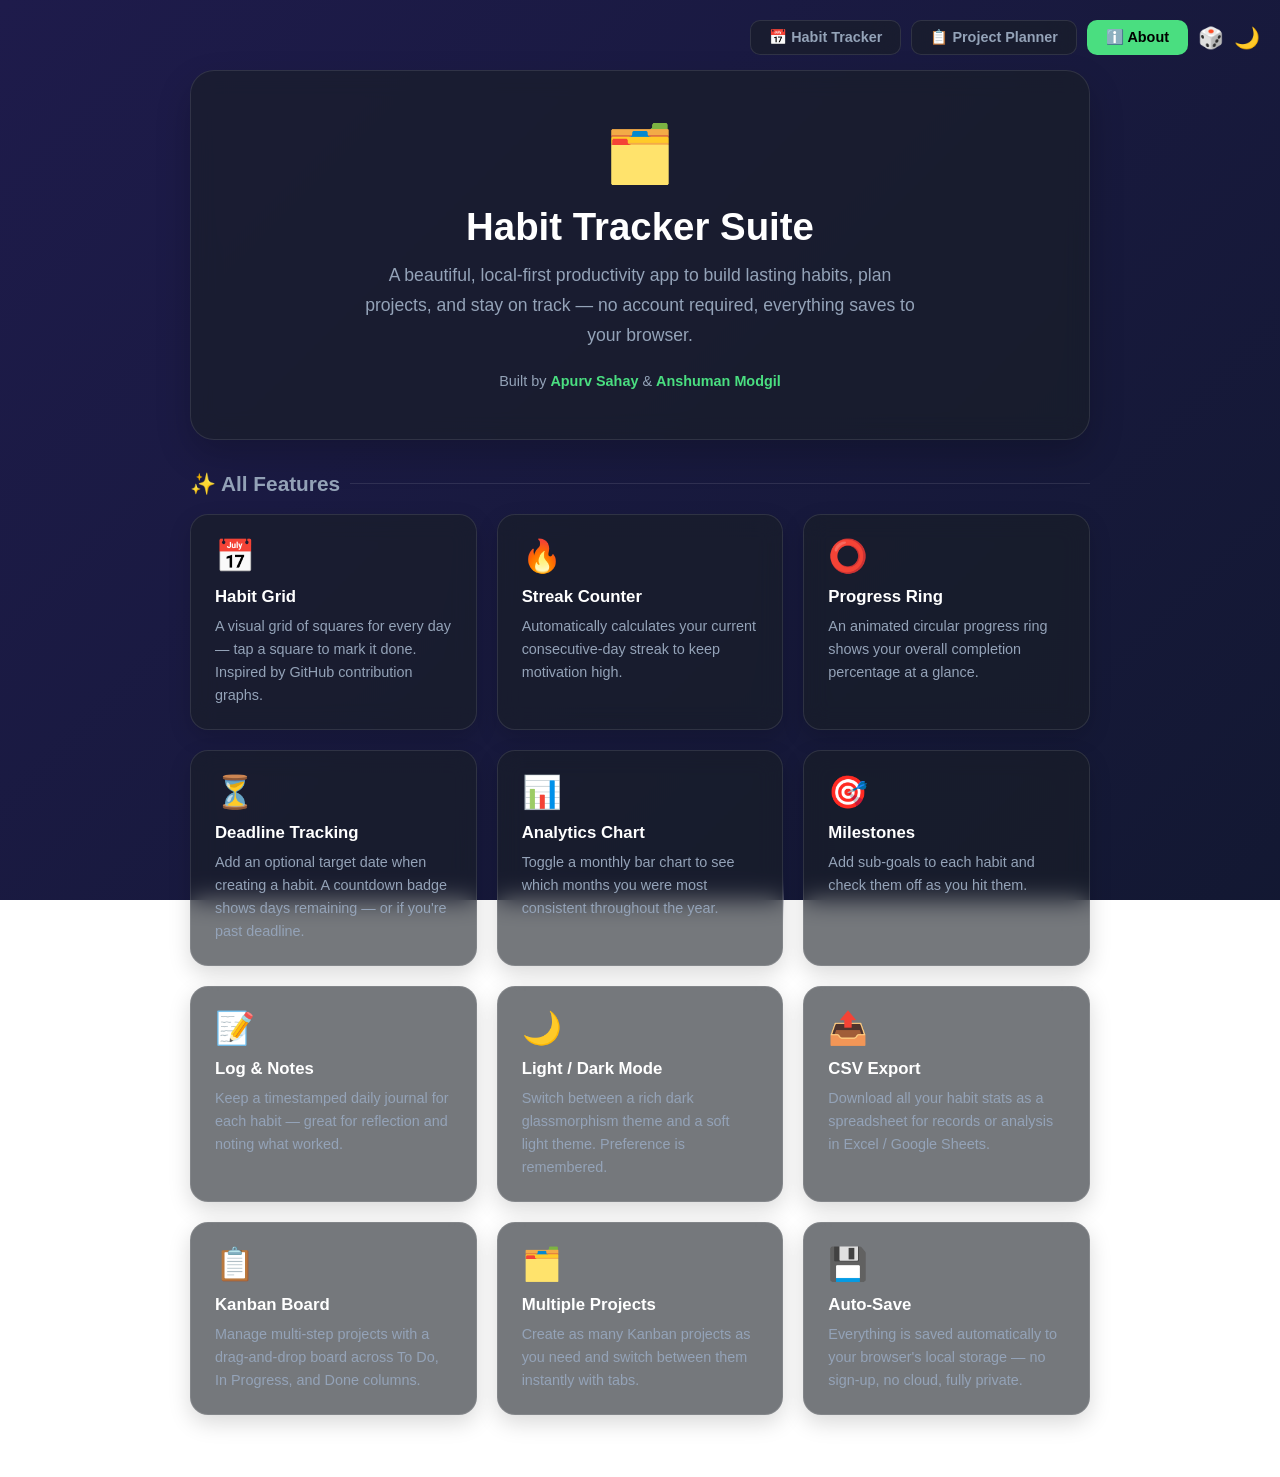
<file: about.html>
<!DOCTYPE html>
<html lang="en">
<head>
    <meta charset="UTF-8">
    <meta name="viewport" content="width=device-width, initial-scale=1.0">
    <title>About – Habit Tracker Suite</title>
    <link rel="stylesheet" href="style.css">
    <style>
        .app-wrapper { max-width: 900px; margin: 40px auto 0; }

        .hero {
            background: var(--card-bg);
            backdrop-filter: blur(12px);
            -webkit-backdrop-filter: blur(12px);
            border: 1px solid var(--card-border);
            border-radius: 24px;
            padding: 50px 40px;
            text-align: center;
            margin-bottom: 32px;
            box-shadow: 0 15px 35px rgba(0,0,0,0.2);
        }
        .hero-icon { font-size: 3.5rem; margin-bottom: 18px; display: block; }
        .hero h1   { margin: 0 0 12px; font-size: 2.4rem; font-weight: 800; }
        .hero p    { margin: 0 auto; color: var(--text-secondary); font-size: 1.1rem; max-width: 560px; line-height: 1.7; }
        .hero-authors { margin-top: 22px; font-size: 0.9rem; color: var(--text-secondary); }
        .hero-authors strong { color: var(--accent-color); }

        .section-title {
            font-size: 1.3rem; font-weight: 800; margin: 0 0 18px;
            display: flex; align-items: center; gap: 10px;
        }
        .section-title::after { content: ''; flex: 1; height: 1px; background: var(--card-border); }

        .glass-card {
            background: var(--card-bg);
            backdrop-filter: blur(12px);
            -webkit-backdrop-filter: blur(12px);
            border: 1px solid var(--card-border);
            border-radius: 20px;
            padding: 28px 32px;
            box-shadow: 0 10px 30px rgba(0,0,0,0.18);
            margin-bottom: 28px;
            transition: transform 0.2s;
        }
        .glass-card:hover { transform: translateY(-2px); }

        .feature-grid {
            display: grid;
            grid-template-columns: repeat(auto-fill, minmax(240px, 1fr));
            gap: 20px;
            margin-bottom: 32px;
        }
        .feature-tile {
            background: var(--card-bg);
            backdrop-filter: blur(12px);
            -webkit-backdrop-filter: blur(12px);
            border: 1px solid var(--card-border);
            border-radius: 18px;
            padding: 22px 24px;
            box-shadow: 0 8px 22px rgba(0,0,0,0.15);
            transition: transform 0.2s, box-shadow 0.2s;
        }
        .feature-tile:hover { transform: translateY(-3px); box-shadow: 0 14px 30px rgba(0,0,0,0.25); }
        .feature-tile .tile-icon { font-size: 2rem; margin-bottom: 12px; display: block; }
        .feature-tile h3 { margin: 0 0 8px; font-size: 1.05rem; font-weight: 700; }
        .feature-tile p  { margin: 0; color: var(--text-secondary); font-size: 0.9rem; line-height: 1.6; }

        .steps { list-style: none; padding: 0; margin: 0; }
        .steps li {
            display: flex; gap: 18px; align-items: flex-start;
            padding: 14px 0; border-bottom: 1px solid var(--card-border);
        }
        .steps li:last-child { border-bottom: none; }
        .step-num {
            background: var(--accent-color); color: #000;
            width: 30px; height: 30px; border-radius: 50%;
            font-weight: 800; font-size: 0.9rem;
            display: flex; align-items: center; justify-content: center;
            flex-shrink: 0; margin-top: 1px;
        }
        .step-body h4 { margin: 0 0 5px; font-size: 1rem; font-weight: 700; }
        .step-body p  { margin: 0; color: var(--text-secondary); font-size: 0.9rem; line-height: 1.6; }

        .tips-row { display: flex; flex-wrap: wrap; gap: 10px; }
        .tip-pill {
            background: var(--empty-square); border: 1px solid var(--card-border);
            border-radius: 50px; padding: 8px 18px;
            font-size: 0.88rem; color: var(--text-secondary);
        }
        .tip-pill span { color: var(--accent-color); font-weight: 700; }

        .faq-item { border-bottom: 1px solid var(--card-border); }
        .faq-item:last-child { border-bottom: none; }
        .faq-question {
            width: 100%; background: transparent; border: none;
            color: var(--text-primary); font-size: 0.97rem; font-weight: 600;
            padding: 16px 0; display: flex; justify-content: space-between;
            align-items: center; cursor: pointer; font-family: inherit;
        }
        .faq-question .arrow { color: var(--text-secondary); transition: transform 0.25s; }
        .faq-item.open .faq-question .arrow { transform: rotate(90deg); }
        .faq-answer {
            max-height: 0; overflow: hidden;
            transition: max-height 0.3s ease, padding 0.2s;
            color: var(--text-secondary); font-size: 0.9rem; line-height: 1.7;
        }
        .faq-item.open .faq-answer { max-height: 400px; padding-bottom: 16px; }
    </style>
</head>
<body>

    <nav class="nav-bar">
        <a href="index.html"  class="nav-link">📅 Habit Tracker</a>
        <a href="kanban.html" class="nav-link">📋 Project Planner</a>
        <a href="about.html"  class="nav-link active">ℹ️ About</a>
        <button id="randomize-theme-btn" class="icon-btn" title="Randomize Accent" style="font-size: 1.3rem;">🎲</button>
        <button id="theme-toggle" class="icon-btn" title="Toggle Theme" style="font-size:1.3rem;">☀️</button>
    </nav>

    <div class="app-wrapper">
        <div class="hero">
            <span class="hero-icon">🗂️</span>
            <h1>Habit Tracker Suite</h1>
            <p>A beautiful, local-first productivity app to build lasting habits, plan projects, and stay on track — no account required, everything saves to your browser.</p>
            <div class="hero-authors">Built by <strong>Apurv Sahay</strong> &amp; <strong>Anshuman Modgil</strong></div>
        </div>

        <p class="section-title">✨ All Features</p>
        <div class="feature-grid">
            <div class="feature-tile"><span class="tile-icon">📅</span><h3>Habit Grid</h3><p>A visual grid of squares for every day — tap a square to mark it done. Inspired by GitHub contribution graphs.</p></div>
            <div class="feature-tile"><span class="tile-icon">🔥</span><h3>Streak Counter</h3><p>Automatically calculates your current consecutive-day streak to keep motivation high.</p></div>
            <div class="feature-tile"><span class="tile-icon">⭕</span><h3>Progress Ring</h3><p>An animated circular progress ring shows your overall completion percentage at a glance.</p></div>
            <div class="feature-tile"><span class="tile-icon">⏳</span><h3>Deadline Tracking</h3><p>Add an optional target date when creating a habit. A countdown badge shows days remaining — or if you're past deadline.</p></div>
            <div class="feature-tile"><span class="tile-icon">📊</span><h3>Analytics Chart</h3><p>Toggle a monthly bar chart to see which months you were most consistent throughout the year.</p></div>
            <div class="feature-tile"><span class="tile-icon">🎯</span><h3>Milestones</h3><p>Add sub-goals to each habit and check them off as you hit them.</p></div>
            <div class="feature-tile"><span class="tile-icon">📝</span><h3>Log & Notes</h3><p>Keep a timestamped daily journal for each habit — great for reflection and noting what worked.</p></div>
            <div class="feature-tile"><span class="tile-icon">🌙</span><h3>Light / Dark Mode</h3><p>Switch between a rich dark glassmorphism theme and a soft light theme. Preference is remembered.</p></div>
            <div class="feature-tile"><span class="tile-icon">📤</span><h3>CSV Export</h3><p>Download all your habit stats as a spreadsheet for records or analysis in Excel / Google Sheets.</p></div>
            <div class="feature-tile"><span class="tile-icon">📋</span><h3>Kanban Board</h3><p>Manage multi-step projects with a drag-and-drop board across To Do, In Progress, and Done columns.</p></div>
            <div class="feature-tile"><span class="tile-icon">🗂️</span><h3>Multiple Projects</h3><p>Create as many Kanban projects as you need and switch between them instantly with tabs.</p></div>
            <div class="feature-tile"><span class="tile-icon">💾</span><h3>Auto-Save</h3><p>Everything is saved automatically to your browser's local storage — no sign-up, no cloud, fully private.</p></div>
        </div>

        </div>

    <script>
    const themeToggle = document.getElementById('theme-toggle');
    const randomizeBtn = document.getElementById('randomize-theme-btn');

    function applyTheme() {
        const savedTheme = localStorage.getItem('habitAppTheme') || 'dark';
        document.body.classList.remove('light-theme', 'clause-theme');

        if (savedTheme === 'light') {
            document.body.classList.add('light-theme');
            themeToggle.textContent = '🤖';
        } else if (savedTheme === 'clause') {
            document.body.classList.add('clause-theme');
            themeToggle.textContent = '☀️';
        } else { // dark
            themeToggle.textContent = '🌙';
        }
    }
    function applyAccentColor() {
        const savedAccent = localStorage.getItem('habitAppAccentColor');
        if (savedAccent) document.documentElement.style.setProperty('--accent-color', savedAccent);
    }
    applyTheme();
    applyAccentColor();

    themeToggle.addEventListener('click', () => {
        const current = localStorage.getItem('habitAppTheme') || 'dark';
        const next = current === 'dark' ? 'light' : current === 'light' ? 'clause' : 'dark';
        localStorage.setItem('habitAppTheme', next);
        applyTheme();
    });
    randomizeBtn.addEventListener('click', () => {
        const newAccent = `hsl(${Math.floor(Math.random() * 360)}, ${70 + Math.floor(Math.random() * 20)}%, ${55 + Math.floor(Math.random() * 10)}%)`;
        document.documentElement.style.setProperty('--accent-color', newAccent);
        localStorage.setItem('habitAppAccentColor', newAccent);
    });
    </script>
</body>
</html>
</file>
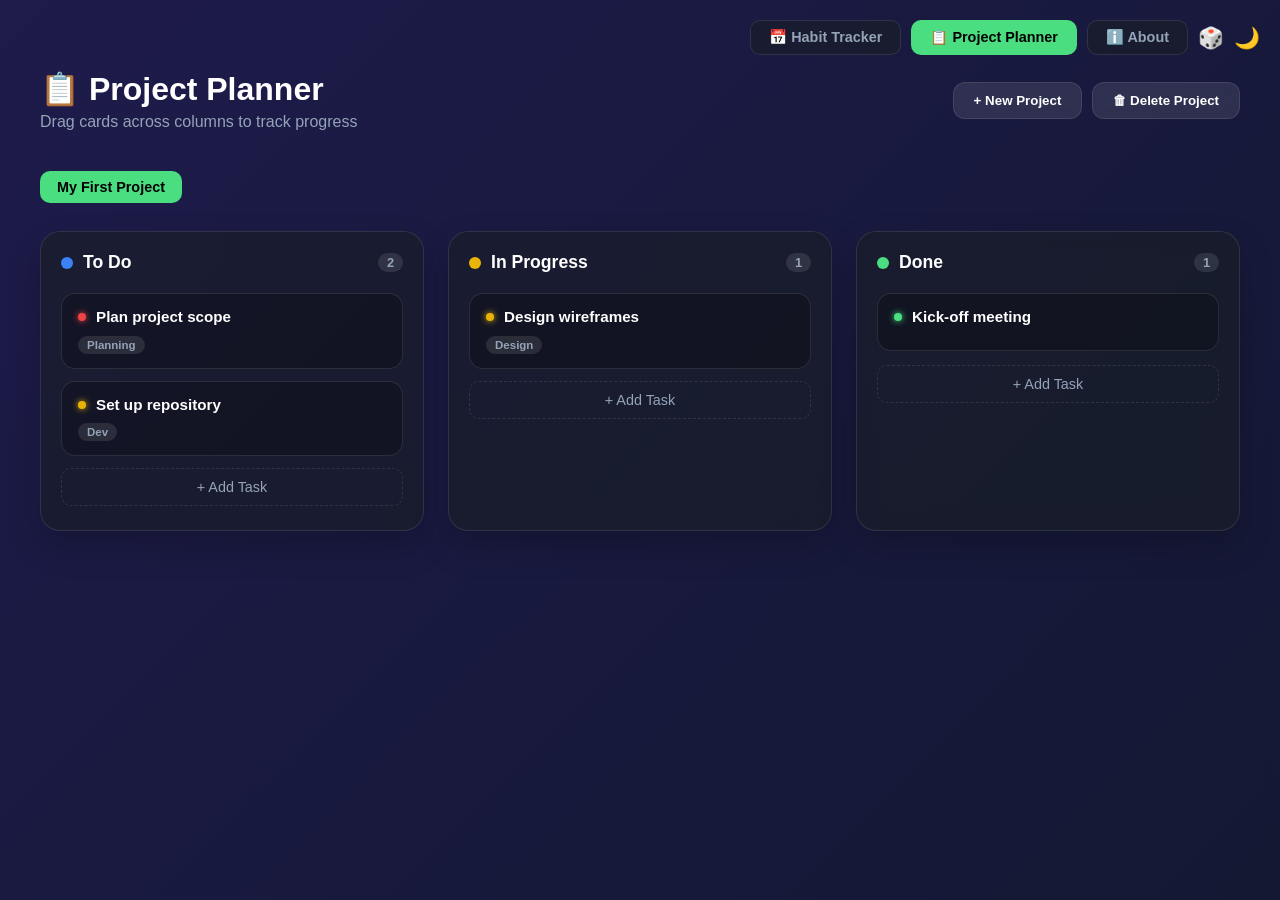
<file: kanban.html>
<!DOCTYPE html>
<html lang="en">
<head>
    <meta charset="UTF-8">
    <meta name="viewport" content="width=device-width, initial-scale=1.0">
    <title>Project Planner – Kanban</title>
    
    <link rel="stylesheet" href="style.css">
    
    <style>
        /* ── Kanban Specific Variables ── */
        :root {
            --col-todo:       rgba(59,  130, 246, 0.18);
            --col-inprogress: rgba(234, 179,   8, 0.18);
            --col-done:       rgba( 74, 222, 128, 0.18);
            --col-todo-accent:       #3b82f6;
            --col-inprogress-accent: #eab308;
            --col-done-accent:       #4ade80;
        }
        body.light-theme {
            --col-todo:       rgba(59,  130, 246, 0.12);
            --col-inprogress: rgba(234, 179,   8, 0.12);
            --col-done:       rgba( 74, 222, 128, 0.12);
        }

        /* ── App wrapper (Wider for Kanban) ── */
        .app-wrapper { max-width: 1200px; margin: 40px auto 0; }

        .app-header {
            display: flex; justify-content: space-between;
            align-items: center; margin-bottom: 40px; flex-wrap: wrap; gap: 15px;
        }
        .app-header h1 { margin: 0; font-size: 2rem; font-weight: 800; }
        .app-header p  { margin: 5px 0 0; color: var(--text-secondary); font-size: 1rem; }
        .header-controls { display: flex; align-items: center; gap: 10px; flex-wrap: wrap; }

        /* ── Board ── */
        .board {
            display: grid;
            grid-template-columns: repeat(3, 1fr);
            gap: 24px;
            align-items: start;
        }
        @media (max-width: 760px) { .board { grid-template-columns: 1fr; } }

        .column {
            background: var(--card-bg);
            backdrop-filter: blur(12px);
            -webkit-backdrop-filter: blur(12px);
            border: 1px solid var(--card-border);
            border-radius: 20px;
            padding: 20px;
            box-shadow: 0 15px 35px rgba(0,0,0,0.2);
            min-height: 300px;
            transition: background 0.3s;
        }
        .column-header {
            display: flex; align-items: center; gap: 10px;
            margin-bottom: 20px;
        }
        .col-dot {
            width: 12px; height: 12px; border-radius: 50%; flex-shrink: 0;
        }
        .column[data-col="todo"]        .col-dot { background: var(--col-todo-accent); }
        .column[data-col="inprogress"]  .col-dot { background: var(--col-inprogress-accent); }
        .column[data-col="done"]        .col-dot { background: var(--col-done-accent); }

        .column-title { font-weight: 700; font-size: 1.1rem; flex: 1; }
        .col-count {
            background: var(--empty-square); color: var(--text-secondary);
            font-size: 0.8rem; font-weight: 700;
            padding: 2px 9px; border-radius: 20px;
        }

        /* ── Cards ── */
        .task-list { min-height: 60px; }

        .task-card {
            background: rgba(0,0,0,0.25);
            border: 1px solid var(--card-border);
            border-radius: 14px;
            padding: 14px 16px;
            margin-bottom: 12px;
            cursor: grab;
            transition: transform 0.15s, box-shadow 0.15s, opacity 0.15s;
            position: relative;
        }
        body.light-theme .task-card { background: rgba(255,255,255,0.55); }
        .task-card:hover { transform: translateY(-2px); box-shadow: 0 8px 24px rgba(0,0,0,0.3); }
        .task-card.dragging { opacity: 0.45; cursor: grabbing; transform: scale(0.97); }

        .task-card-header { display: flex; align-items: flex-start; gap: 10px; }

        .task-priority {
            width: 8px; height: 8px; border-radius: 50%;
            margin-top: 5px; flex-shrink: 0;
        }
        .p-high   { background: #ef4444; box-shadow: 0 0 6px #ef4444; }
        .p-medium { background: #eab308; box-shadow: 0 0 6px #eab308; }
        .p-low    { background: #4ade80; box-shadow: 0 0 6px #4ade80; }

        .task-title { font-weight: 600; font-size: 0.95rem; flex: 1; word-break: break-word; }
        .task-delete-btn {
            background: transparent; border: none;
            color: var(--text-secondary); font-size: 1.1rem;
            cursor: pointer; padding: 0; line-height: 1;
            opacity: 0; transition: opacity 0.2s, color 0.2s;
        }
        .task-card:hover .task-delete-btn { opacity: 1; }
        .task-delete-btn:hover { color: #ef4444; }

        .task-meta { margin-top: 10px; display: flex; flex-wrap: wrap; gap: 7px; }
        .task-tag {
            background: var(--empty-square); color: var(--text-secondary);
            font-size: 0.72rem; font-weight: 600;
            padding: 3px 9px; border-radius: 20px;
        }
        .task-due {
            font-size: 0.72rem; color: var(--text-secondary);
            margin-top: 8px; display: flex; align-items: center; gap: 5px;
        }
        .task-due.overdue { color: #ef4444; }

        /* Drop target glow */
        .column.drag-over {
            box-shadow: 0 0 0 2px var(--accent-color), 0 15px 35px rgba(0,0,0,0.2);
        }

        /* ── Add-task area ── */
        .add-task-form { margin-top: 12px; }
        .add-task-btn {
            width: 100%; background: transparent;
            border: 1px dashed var(--card-border);
            color: var(--text-secondary); padding: 10px;
            border-radius: 10px; cursor: pointer; font-size: 0.9rem;
            transition: background 0.2s, color 0.2s;
        }
        .add-task-btn:hover { background: var(--empty-square); color: var(--text-primary); }

        .task-form-inputs { display: none; flex-direction: column; gap: 8px; margin-top: 8px; }
        .task-form-inputs.open { display: flex; }

        .task-form-inputs input,
        .task-form-inputs select {
            background: rgba(0,0,0,0.2); border: 1px solid var(--card-border);
            color: var(--text-primary); padding: 9px 12px;
            border-radius: 9px; font-size: 0.9rem; font-family: inherit;
        }
        body.light-theme .task-form-inputs input,
        body.light-theme .task-form-inputs select { background: rgba(255,255,255,0.55); }
        .task-form-inputs input:focus,
        .task-form-inputs select:focus { outline: 1px solid var(--accent-color); border-color: transparent; }
        .task-form-inputs select option { background: #1a1f35; color: #fff; }

        .form-row { display: flex; gap: 8px; }
        .form-row input, .form-row select { flex: 1; }

        .form-actions { display: flex; gap: 8px; }
        .form-confirm-btn {
            background: var(--accent-color); color: #000; border: none;
            padding: 8px 16px; border-radius: 9px; font-weight: 700;
            cursor: pointer; flex: 1;
        }
        .form-cancel-btn {
            background: var(--empty-square); border: 1px solid var(--card-border);
            color: var(--text-primary); padding: 8px 14px;
            border-radius: 9px; cursor: pointer;
        }

        /* ── Project switcher ── */
        .project-bar {
            display: flex; align-items: center; gap: 10px;
            margin-bottom: 28px; flex-wrap: wrap;
        }
        .project-tab {
            background: var(--empty-square); border: 1px solid var(--card-border);
            color: var(--text-secondary); padding: 7px 16px; border-radius: 10px;
            cursor: pointer; font-size: 0.9rem; font-weight: 600;
            transition: background 0.2s, color 0.2s; white-space: nowrap;
        }
        .project-tab.active { background: var(--accent-color); color: #000; border-color: transparent; }
        .project-tab:hover:not(.active) { background: var(--card-bg); color: var(--text-primary); }

        /* ── Empty state ── */
        .empty-board {
            grid-column: 1/-1; text-align: center;
            color: var(--text-secondary); padding: 60px 20px;
        }
        .empty-board p { font-size: 1.1rem; margin: 8px 0 0; }
    </style>
</head>
<body>

    <nav class="nav-bar">
        <a href="index.html" class="nav-link">📅 Habit Tracker</a>
        <a href="kanban.html" class="nav-link active">📋 Project Planner</a>
        <a href="about.html" class="nav-link">ℹ️ About</a>
        <button id="randomize-theme-btn" class="icon-btn" title="Randomize Accent" style="font-size: 1.3rem;">🎲</button>
        <button id="theme-toggle" class="icon-btn" title="Toggle Theme" style="font-size:1.3rem;">☀️</button>
    </nav>

    <div class="app-wrapper">
        <header class="app-header">
            <div>
                <h1>📋 Project Planner</h1>
                <p>Drag cards across columns to track progress</p>
            </div>
            <div class="header-controls">
                <button id="new-project-btn" class="secondary-btn">+ New Project</button>
                <button id="delete-project-btn" class="secondary-btn">🗑 Delete Project</button>
            </div>
        </header>

        <div class="project-bar" id="project-bar">
            </div>

        <div class="board" id="board">
            <div class="column" data-col="todo">
                <div class="column-header">
                    <span class="col-dot"></span>
                    <span class="column-title">To Do</span>
                    <span class="col-count" id="count-todo">0</span>
                </div>
                <div class="task-list" id="list-todo"></div>
                <div class="add-task-form" data-col="todo">
                    <button class="add-task-btn">+ Add Task</button>
                    <div class="task-form-inputs">
                        <input type="text" class="task-title-input" placeholder="Task title…">
                        <div class="form-row">
                            <select class="task-priority-input">
                                <option value="medium">🟡 Medium</option>
                                <option value="high">🔴 High</option>
                                <option value="low">🟢 Low</option>
                            </select>
                            <input type="date" class="task-due-input">
                        </div>
                        <input type="text" class="task-tag-input" placeholder="Tag (optional, e.g. Design)">
                        <div class="form-actions">
                            <button class="form-confirm-btn">Add</button>
                            <button class="form-cancel-btn">✕</button>
                        </div>
                    </div>
                </div>
            </div>

            <div class="column" data-col="inprogress">
                <div class="column-header">
                    <span class="col-dot"></span>
                    <span class="column-title">In Progress</span>
                    <span class="col-count" id="count-inprogress">0</span>
                </div>
                <div class="task-list" id="list-inprogress"></div>
                <div class="add-task-form" data-col="inprogress">
                    <button class="add-task-btn">+ Add Task</button>
                    <div class="task-form-inputs">
                        <input type="text" class="task-title-input" placeholder="Task title…">
                        <div class="form-row">
                            <select class="task-priority-input">
                                <option value="medium">🟡 Medium</option>
                                <option value="high">🔴 High</option>
                                <option value="low">🟢 Low</option>
                            </select>
                            <input type="date" class="task-due-input">
                        </div>
                        <input type="text" class="task-tag-input" placeholder="Tag (optional, e.g. Design)">
                        <div class="form-actions">
                            <button class="form-confirm-btn">Add</button>
                            <button class="form-cancel-btn">✕</button>
                        </div>
                    </div>
                </div>
            </div>

            <div class="column" data-col="done">
                <div class="column-header">
                    <span class="col-dot"></span>
                    <span class="column-title">Done</span>
                    <span class="col-count" id="count-done">0</span>
                </div>
                <div class="task-list" id="list-done"></div>
                <div class="add-task-form" data-col="done">
                    <button class="add-task-btn">+ Add Task</button>
                    <div class="task-form-inputs">
                        <input type="text" class="task-title-input" placeholder="Task title…">
                        <div class="form-row">
                            <select class="task-priority-input">
                                <option value="medium">🟡 Medium</option>
                                <option value="high">🔴 High</option>
                                <option value="low">🟢 Low</option>
                            </select>
                            <input type="date" class="task-due-input">
                        </div>
                        <input type="text" class="task-tag-input" placeholder="Tag (optional, e.g. Design)">
                        <div class="form-actions">
                            <button class="form-confirm-btn">Add</button>
                            <button class="form-cancel-btn">✕</button>
                        </div>
                    </div>
                </div>
            </div>
        </div>
    </div>

    <div id="project-modal" class="modal hidden">
        <div class="modal-content">
            <h3>Create a New Project</h3>
            <label for="proj-name-input">Project Name:</label>
            <input type="text" id="proj-name-input" placeholder="e.g., Website Redesign">
            <div class="modal-actions">
                <button id="cancel-proj" class="secondary-btn">Cancel</button>
                <button id="confirm-proj" class="primary-btn">Create</button>
            </div>
        </div>
    </div>

    <script>
    const themeToggle = document.getElementById('theme-toggle');
    const randomizeBtn = document.getElementById('randomize-theme-btn');

    function applyTheme() {
        const savedTheme = localStorage.getItem('habitAppTheme') || 'dark';
        document.body.classList.remove('light-theme', 'clause-theme');

        if (savedTheme === 'light') {
            document.body.classList.add('light-theme');
            themeToggle.textContent = '🤖';
        } else if (savedTheme === 'clause') {
            document.body.classList.add('clause-theme');
            themeToggle.textContent = '☀️';
        } else { // dark
            themeToggle.textContent = '🌙';
        }
    }
    function applyAccentColor() {
        const savedAccent = localStorage.getItem('habitAppAccentColor');
        if (savedAccent) document.documentElement.style.setProperty('--accent-color', savedAccent);
    }
    applyTheme();
    applyAccentColor();

    themeToggle.addEventListener('click', () => {
        const current = localStorage.getItem('habitAppTheme') || 'dark';
        const next = current === 'dark' ? 'light' : current === 'light' ? 'clause' : 'dark';
        localStorage.setItem('habitAppTheme', next);
        applyTheme();
    });
    randomizeBtn.addEventListener('click', () => {
        const newAccent = `hsl(${Math.floor(Math.random() * 360)}, ${70 + Math.floor(Math.random() * 20)}%, ${55 + Math.floor(Math.random() * 10)}%)`;
        document.documentElement.style.setProperty('--accent-color', newAccent);
        localStorage.setItem('habitAppAccentColor', newAccent);
    });

    const STORE_KEY = 'kanbanData_v2';

    function loadData() {
        try { return JSON.parse(localStorage.getItem(STORE_KEY)) || defaultData(); }
        catch { return defaultData(); }
    }
    function saveData(data) { localStorage.setItem(STORE_KEY, JSON.stringify(data)); }
    function defaultData() {
        return {
            activeProject: 'default',
            projects: {
                default: {
                    name: 'My First Project',
                    tasks: {
                        todo: [
                        { id: uid(), title: 'Plan project scope', priority: 'high',   due: '', tag: 'Planning' },
                        { id: uid(), title: 'Set up repository',  priority: 'medium', due: '', tag: 'Dev' }
                        ],
                        inprogress: [
                        { id: uid(), title: 'Design wireframes',  priority: 'medium', due: '', tag: 'Design' }
                        ],
                        done: [
                        { id: uid(), title: 'Kick-off meeting',   priority: 'low',    due: '', tag: '' }
                        ]
                    }
                }
            }
        };
    }
    function uid() { return Math.random().toString(36).slice(2, 9); }

    let appData = loadData();
    function activeProject() { return appData.projects[appData.activeProject]; }

    function priorityClass(p) { return p === 'high' ? 'p-high' : p === 'low' ? 'p-low' : 'p-medium'; }

    function buildTaskCard(task, col) {
        const card = document.createElement('div');
        card.className = 'task-card';
        card.draggable = true;
        card.dataset.id  = task.id;
        card.dataset.col = col;

        let dueHtml = '';
        if (task.due) {
            const dueDate  = new Date(task.due + 'T00:00:00');
            const today    = new Date(); today.setHours(0,0,0,0);
            const overdue  = dueDate < today;
            const label    = dueDate.toLocaleDateString('en-US', { month:'short', day:'numeric', year:'numeric' });
            dueHtml = `<div class="task-due ${overdue ? 'overdue' : ''}">📅 ${label}${overdue ? ' — Overdue!' : ''}</div>`;
        }
        const tagHtml = task.tag ? `<span class="task-tag">${task.tag}</span>` : '';

        card.innerHTML = `
            <div class="task-card-header">
                <span class="task-priority ${priorityClass(task.priority)}"></span>
                <span class="task-title">${task.title}</span>
                <button class="task-delete-btn" title="Delete task">×</button>
            </div>
            <div class="task-meta">${tagHtml}</div>
            ${dueHtml}
        `;

        card.querySelector('.task-delete-btn').addEventListener('click', () => {
            const proj = activeProject();
            proj.tasks[col] = proj.tasks[col].filter(t => t.id !== task.id);
            saveData(appData);
            renderBoard();
        });

        card.addEventListener('dragstart', e => {
            e.dataTransfer.setData('taskId', task.id);
            e.dataTransfer.setData('fromCol', col);
            card.classList.add('dragging');
        });
        card.addEventListener('dragend', () => card.classList.remove('dragging'));

        return card;
    }

    function renderBoard() {
        const cols = ['todo', 'inprogress', 'done'];
        const proj = activeProject();
        cols.forEach(col => {
            const list  = document.getElementById('list-' + col);
            const count = document.getElementById('count-' + col);
            list.innerHTML = '';
            (proj.tasks[col] || []).forEach(task => list.appendChild(buildTaskCard(task, col)));
            count.textContent = (proj.tasks[col] || []).length;
        });
    }

    function renderProjectBar() {
        const bar = document.getElementById('project-bar');
        bar.innerHTML = '';
        Object.entries(appData.projects).forEach(([key, proj]) => {
            const tab = document.createElement('button');
            tab.className = 'project-tab' + (key === appData.activeProject ? ' active' : '');
            tab.textContent = proj.name;
            tab.addEventListener('click', () => {
                appData.activeProject = key;
                saveData(appData);
                renderProjectBar();
                renderBoard();
            });
            bar.appendChild(tab);
        });
    }

    document.querySelectorAll('.column').forEach(col => {
        col.addEventListener('dragover', e => { e.preventDefault(); col.classList.add('drag-over'); });
        col.addEventListener('dragleave', ()  => col.classList.remove('drag-over'));
        col.addEventListener('drop', e => {
            e.preventDefault();
            col.classList.remove('drag-over');
            const taskId  = e.dataTransfer.getData('taskId');
            const fromCol = e.dataTransfer.getData('fromCol');
            const toCol   = col.dataset.col;
            if (!taskId || fromCol === toCol) return;

            const proj   = activeProject();
            const idx    = proj.tasks[fromCol].findIndex(t => t.id === taskId);
            if (idx === -1) return;
            const [task] = proj.tasks[fromCol].splice(idx, 1);

            proj.tasks[toCol].push(task);
            saveData(appData);
            renderBoard();
        });
    });

    document.querySelectorAll('.add-task-form').forEach(form => {
        const col        = form.dataset.col;
        const addBtn     = form.querySelector('.add-task-btn');
        const inputs     = form.querySelector('.task-form-inputs');
        const confirmBtn = form.querySelector('.form-confirm-btn');
        const cancelBtn  = form.querySelector('.form-cancel-btn');

        addBtn.addEventListener('click', () => { inputs.classList.add('open'); addBtn.style.display = 'none'; });
        cancelBtn.addEventListener('click', reset);
        confirmBtn.addEventListener('click', () => {
            const title = form.querySelector('.task-title-input').value.trim();
            if (!title) return;
            const task = {
                id:       uid(),
                title:    title,
                priority: form.querySelector('.task-priority-input').value,
                due:      form.querySelector('.task-due-input').value,
                tag:      form.querySelector('.task-tag-input').value.trim()
            };
            activeProject().tasks[col].push(task);
            saveData(appData);
            renderBoard();
            reset();
        });

        function reset() {
            inputs.classList.remove('open');
            addBtn.style.display = '';
            form.querySelector('.task-title-input').value = '';
            form.querySelector('.task-due-input').value   = '';
            form.querySelector('.task-tag-input').value   = '';
        }
    });

    const projModal      = document.getElementById('project-modal');
    const projNameInput  = document.getElementById('proj-name-input');
    document.getElementById('new-project-btn').addEventListener('click', () => projModal.classList.remove('hidden'));
    document.getElementById('cancel-proj').addEventListener('click',     () => { projModal.classList.add('hidden'); projNameInput.value = ''; });
    document.getElementById('confirm-proj').addEventListener('click', () => {
        const name = projNameInput.value.trim();
        if (!name) return;
        const key = uid();
        appData.projects[key] = { name, tasks: { todo: [], inprogress: [], done: [] } };
        appData.activeProject = key;
        saveData(appData);
        projModal.classList.add('hidden');
        projNameInput.value = '';
        renderProjectBar();
        renderBoard();
    });

    document.getElementById('delete-project-btn').addEventListener('click', () => {
        const keys = Object.keys(appData.projects);
        if (keys.length <= 1) { alert("You need at least one project."); return; }
        const name = activeProject().name;
        if (!confirm(`Delete project "${name}" and all its tasks?`)) return;
        delete appData.projects[appData.activeProject];
        appData.activeProject = Object.keys(appData.projects)[0];
        saveData(appData);
        renderProjectBar();
        renderBoard();
    });

    renderProjectBar();
    renderBoard();
    </script>
</body>
</html>
</file>
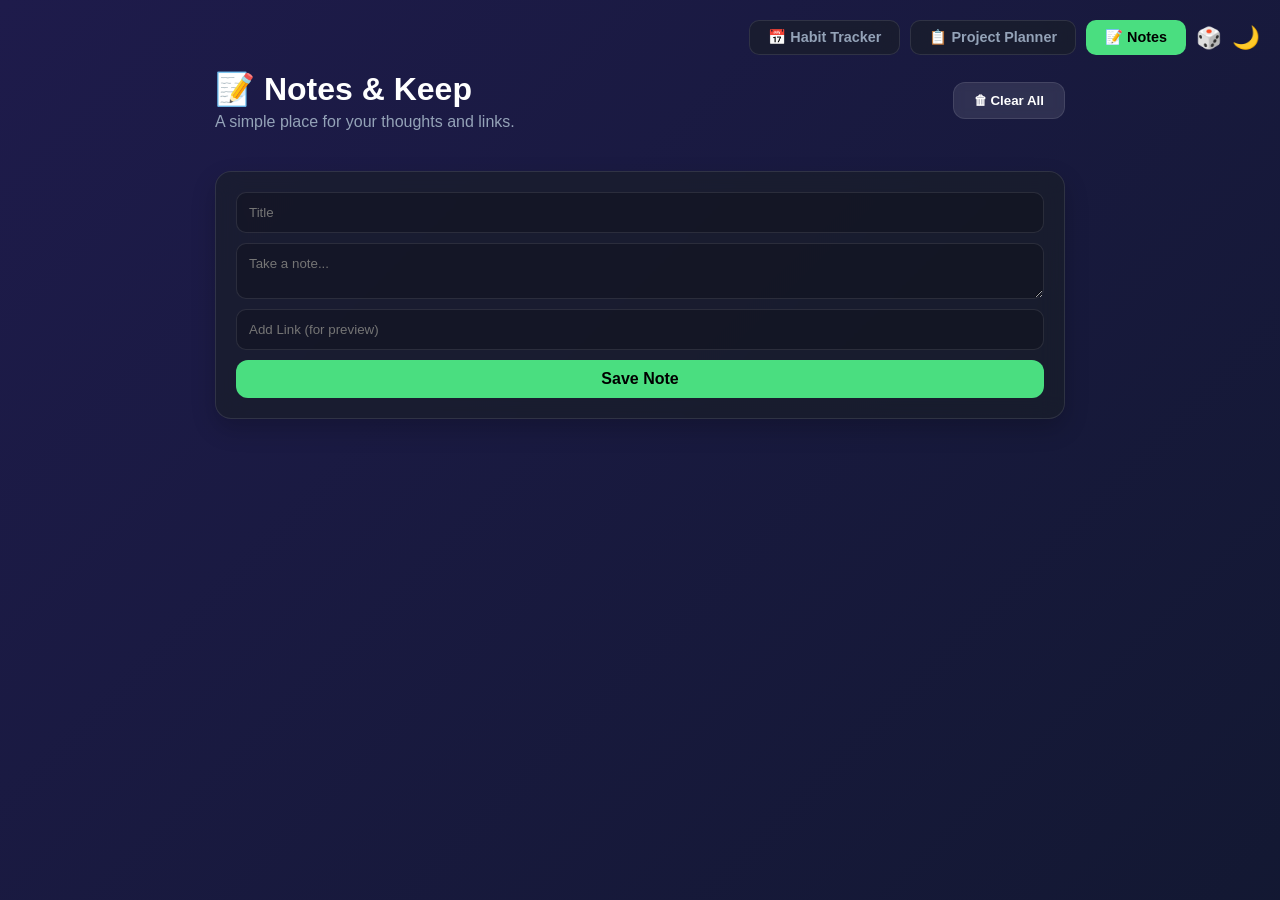
<file: notes.html>
<!DOCTYPE html>
<html lang="en">
<head>
    <meta charset="UTF-8">
    <title>Notes App</title>
    <link rel="stylesheet" href="style.css">
</head>
<body>
    <nav class="nav-bar">
        <a href="index.html" class="nav-link">📅 Habit Tracker</a>
        <a href="kanban.html" class="nav-link">📋 Project Planner</a>
        <a href="notes.html" class="nav-link active">📝 Notes</a>
        <button id="randomize-theme-btn" class="icon-btn" title="Randomize Accent" style="font-size: 1.3rem;">🎲</button>
        <button id="theme-toggle" class="icon-btn">☀️</button>
    </nav>

    <div class="app-wrapper">
        <header class="app-header">
            <div>
                <h1>📝 Notes & Keep</h1>
                <p>A simple place for your thoughts and links.</p>
            </div>
            <button id="clear-notes" class="secondary-btn">🗑 Clear All</button>
        </header>

        <div class="note-input-area">
            <input type="text" id="note-title" placeholder="Title">
            <textarea id="note-body" placeholder="Take a note..."></textarea>
            <input type="url" id="note-url" placeholder="Add Link (for preview)">
            <button id="add-note-btn" class="primary-btn">Save Note</button>
        </div>

        <div class="notes-grid" id="notes-grid"></div>
    </div>
    <script src="notes.js"></script>
</body>
</html>
</file>
<file: style.css>
/* =========================================
   Global Variables & Theming
   ========================================= */

/* Dark Theme (Default) */
:root {
    --bg-gradient: linear-gradient(-45deg, #0b0f19, #1a1f35, #0f172a, #1e1b4b);
    --card-bg: rgba(26, 31, 38, 0.6); 
    --card-border: rgba(255, 255, 255, 0.1);
    --text-primary: #ffffff;
    --text-secondary: #94a3b8;
    --accent-color: #4ade80; 
    --empty-square: rgba(255, 255, 255, 0.1);   
}

/* Light Theme - Overrides the variables in :root when the .light-theme class is on the body */
body.light-theme {
    --bg-gradient: linear-gradient(-45deg, #fdfbfb, #ebedee, #f3e7e9, #e3eeff);
    --card-bg: rgba(255, 255, 255, 0.7);
    --card-border: rgba(0, 0, 0, 0.1);
    --text-primary: #0f172a;
    --text-secondary: #64748b;
    --empty-square: rgba(0, 0, 0, 0.08);   
}

/* Clause AI Theme */
body.clause-theme {
    --bg-gradient: linear-gradient(-45deg, #0d0d0d, #1a1a1a, #111111, #000000);
    --card-bg: rgba(34, 34, 34, 0.75);
    --card-border: rgba(255, 255, 255, 0.15);
    --text-primary: #f0f0f0;
    --text-secondary: #888888;
    --accent-color: #ff6c00;
    --empty-square: rgba(255, 255, 255, 0.08);
}
body.clause-theme .secondary-btn {
    background: rgba(255,255,255,0.05);
    border-color: rgba(255,255,255,0.1);
}
body.clause-theme .modal-content input,
body.clause-theme .add-input-group input,
body.clause-theme .note-input-area input, 
body.clause-theme .note-input-area textarea {
    background: rgba(0,0,0,0.3);
}
body.clause-theme .item-list li { background: rgba(0,0,0,0.3); }

/* =========================================
   Base & Global Styles
   ========================================= */
* { box-sizing: border-box; }

/* Animated gradient background for the whole page */
body {
    background: var(--bg-gradient);
    background-size: 400% 400%;
    animation: gradientBG 15s ease infinite; 
    background-attachment: fixed;
    color: var(--text-primary);
    font-family: -apple-system, BlinkMacSystemFont, "Segoe UI", Roboto, sans-serif;
    margin: 0;
    padding: 30px 20px;
    display: flex;
    justify-content: center;
    transition: color 0.3s ease; 
}

/* Keyframes for the animated background gradient position */
@keyframes gradientBG {
    0% { background-position: 0% 50%; }
    50% { background-position: 100% 50%; }
    100% { background-position: 0% 50%; }
}

/* =========================================
   Fixed Global Navigation
   ========================================= */
.nav-bar {
    position: fixed;
    top: 20px;
    right: 20px;
    display: flex;
    align-items: center;
    gap: 10px;
    z-index: 1000;
}

/* Individual navigation links with a glassmorphism effect */
.nav-link {
    background: var(--card-bg);
    color: var(--text-secondary);
    border: 1px solid var(--card-border);
    padding: 8px 18px;
    border-radius: 10px;
    text-decoration: none;
    font-weight: 600;
    font-size: 0.9rem;
    transition: background 0.2s, color 0.2s;
    backdrop-filter: blur(12px); /* Keeps it readable when scrolling */
}

.nav-link:hover, .nav-link.active {
    background: var(--accent-color);
    color: #000;
    border-color: transparent;
}

/* =========================================
   Main App Layout
   ========================================= */

/* A wrapper to center the main content and push it down below the fixed nav */
.app-wrapper { width: 100%; max-width: 850px; margin-top: 40px; }

.app-header { display: flex; justify-content: space-between; align-items: center; margin-bottom: 40px; }
.header-controls { display: flex; align-items: center; gap: 10px; }
h1 { margin: 0; font-size: 2rem; font-weight: 800; }
p { margin: 5px 0 0 0; color: var(--text-secondary); font-size: 1rem; }
/* =========================================
   Habit Card Component
   ========================================= */
/* Habit Card (Glassmorphism Effect) */
.habit-card {
    background: var(--card-bg);
    backdrop-filter: blur(12px); 
    -webkit-backdrop-filter: blur(12px);
    border: 1px solid var(--card-border);
    border-radius: 24px;
    padding: 30px;
    box-shadow: 0 15px 35px rgba(0, 0, 0, 0.2); 
    margin-bottom: 30px;
    display: flex; flex-direction: column; 
    --habit-color: #4ade80; /* Local variable for the habit's specific color */
    transition: background-color 0.3s ease, transform 0.2s ease;
}

.habit-card:hover { transform: translateY(-3px); }

.card-top { display: flex; align-items: center; gap: 30px; width: 100%; }
.card-main { flex: 1; overflow: hidden; }
.card-stats { display: flex; flex-direction: column; align-items: center; min-width: 100px; }

/* Header section within the card */
.habit-header { display: flex; justify-content: space-between; align-items: flex-start; width: 100%; }
.habit-info { display: flex; flex-direction: column; margin-bottom: 20px; }
.habit-title { margin: 0 0 8px 0; font-size: 1.5rem; font-weight: 700; }
.streak-count { color: var(--habit-color); font-weight: bold; font-size: 1rem; }

.card-controls { display: flex; gap: 15px; }

.icon-btn {
    background: transparent; border: none; color: var(--text-secondary);
    font-size: 1.4rem; cursor: pointer; transition: color 0.2s; padding: 0;
}
.icon-btn:hover { color: var(--habit-color); }
.delete-btn:hover { color: #ef4444; } 

/* =========================================
   Habit Grid (The Calendar)
   ========================================= */
.habit-grid {
    display: grid; 
    grid-template-rows: repeat(7, 28px); /* Increased size */
    grid-auto-flow: column; 
    grid-auto-columns: 28px; /* Increased size */
    gap: 8px; 
    overflow-x: auto; 
    padding-bottom: 12px;
}
.habit-grid::-webkit-scrollbar { height: 8px; }
.habit-grid::-webkit-scrollbar-thumb { background: var(--empty-square); border-radius: 10px; }

/* Individual day in the habit grid */
.square {
    background-color: var(--empty-square); 
    width: 28px; /* Increased size */
    height: 28px; /* Increased size */
    border-radius: 6px; 
    transition: transform 0.1s ease, background-color 0.2s ease;
}
.square:hover { transform: scale(1.15); cursor: pointer; box-shadow: 0 0 8px var(--habit-color); }
.square.completed { background-color: var(--habit-color); }

/* =========================================
   SVG Circular Progress & Chart
   ========================================= */
.progress-ring { transform: rotate(-90deg); width: 90px; height: 90px; }
.progress-ring-circle-bg { fill: none; stroke: var(--empty-square); stroke-width: 6; }
.progress-ring-circle {
    fill: none; stroke: var(--habit-color); stroke-width: 6; stroke-linecap: round;
    transition: stroke-dashoffset 0.5s ease-out; transform-origin: 50% 50%;
}
.percentage-text { font-size: 0.9rem; font-weight: bold; fill: var(--text-primary); }

/* Container for the Chart.js canvas */
.chart-container { display: none; width: 100%; margin-top: 20px; padding-top: 20px; border-top: 1px solid var(--empty-square); }
.chart-container.active { display: block; }

/* =========================================
   Buttons & Badges
   ========================================= */
/* General purpose buttons */
.primary-btn { background: var(--accent-color); color: #000; border: none; padding: 10px 20px; border-radius: 12px; font-weight: 700; font-size: 1rem; cursor: pointer; }
.secondary-btn { background: rgba(255,255,255,0.1); border: 1px solid var(--card-border); color: var(--text-primary); padding: 10px 20px; border-radius: 12px; font-weight: 700; cursor: pointer; backdrop-filter: blur(5px); }
.secondary-btn:hover { background: #ef4444; color: white; border-color: #ef4444;}
body.light-theme .secondary-btn { background: rgba(0,0,0,0.05); }

/* Deadline Badge */
.deadline-badge {
    display: inline-block; background: var(--empty-square); color: var(--text-primary);
    padding: 6px 12px; border-radius: 8px; font-size: 0.85rem; font-weight: bold; margin-top: 10px; width: fit-content;
}

/* =========================================
   Modal (for adding new habits)
   ========================================= */
.modal {
    position: fixed; top: 0; left: 0; width: 100%; height: 100%;
    background: rgba(0, 0, 0, 0.8); display: flex; align-items: center; justify-content: center;
    z-index: 1000; opacity: 1; transition: opacity 0.2s; backdrop-filter: blur(5px);
}
.modal.hidden { opacity: 0; pointer-events: none; }
.modal-content {
    background: var(--card-bg); padding: 30px; border-radius: 20px;
    width: 90%; max-width: 450px; display: flex; flex-direction: column;
    box-shadow: 0 20px 40px rgba(0, 0, 0, 0.5); border: 1px solid var(--card-border);
}
.modal-content h3 { margin-top: 0; margin-bottom: 20px; font-size: 1.5rem; }
.modal-content label { font-size: 0.9rem; color: var(--text-secondary); margin-bottom: 8px; }
.modal-content input {
    background: rgba(0,0,0,0.2); color: var(--text-primary);
    border: 1px solid var(--card-border); padding: 12px; border-radius: 10px;
    margin-bottom: 20px; font-family: inherit; font-size: 1rem;
}
body.light-theme .modal-content input { background: rgba(255,255,255,0.5); }
.modal-content input:focus { outline: 2px solid var(--accent-color); border-color: transparent; }
.modal-actions { display: flex; justify-content: flex-end; gap: 15px; margin-top: 10px; }
/* =========================================
   Details Panel (Sub-goals & Notes)
   ========================================= */
/* Details Panel (Sub-goals & Notes) */
.details-panel {
    display: none; 
    width: 100%;
    margin-top: 20px;
    padding-top: 20px;
    border-top: 1px solid var(--card-border);
    grid-template-columns: 1fr 1fr;
    gap: 25px;
}
.details-panel.active { display: grid; }
@media (max-width: 650px) { .details-panel.active { grid-template-columns: 1fr; } }

.panel-section h4 { margin: 0 0 15px 0; font-size: 1.1rem; color: var(--text-primary); }

/* Scrollable list for sub-goals and notes */
.item-list {
    list-style: none; padding: 0; margin: 0 0 15px 0;
    max-height: 150px; overflow-y: auto;
}
.item-list::-webkit-scrollbar { width: 4px; }
.item-list::-webkit-scrollbar-thumb { background: var(--card-border); border-radius: 4px; }

/* Individual item in the sub-goal or notes list */
.item-list li {
    display: flex; align-items: flex-start; gap: 10px;
    background: rgba(0, 0, 0, 0.2); padding: 10px; border-radius: 8px;
    margin-bottom: 8px; font-size: 0.9rem;
}
body.light-theme .item-list li { background: rgba(0, 0, 0, 0.04); }

.completed-text { text-decoration: line-through; color: var(--text-secondary); }
.note-content { display: flex; flex-direction: column; flex: 1; }
.note-date { font-size: 0.7rem; color: var(--habit-color); margin-bottom: 2px; font-weight: bold; }

.delete-item-btn {
    background: transparent; border: none; color: var(--text-secondary);
    font-size: 1.2rem; cursor: pointer; margin-left: auto; line-height: 1;
}
.delete-item-btn:hover { color: #ef4444; }

/* Input group for adding a new sub-goal or note */
.add-input-group { display: flex; gap: 10px; }
.add-input-group input {
    flex: 1; background: rgba(0, 0, 0, 0.2); border: 1px solid var(--card-border);
    color: var(--text-primary); padding: 8px 12px; border-radius: 8px; font-size: 0.9rem;
}
body.light-theme .add-input-group input { background: rgba(255, 255, 255, 0.5); }
.add-input-group input:focus { outline: 1px solid var(--habit-color); border-color: transparent; }

.add-btn {
    background: var(--habit-color); color: #000; border: none;
    width: 35px; border-radius: 8px; font-weight: bold; font-size: 1.2rem; cursor: pointer;
}
/* Notes Specific */
.note-input-area {
    background: var(--card-bg); backdrop-filter: blur(12px);
    border: 1px solid var(--card-border); border-radius: 16px;
    padding: 20px; display: flex; flex-direction: column; gap: 10px;
    margin-bottom: 30px; box-shadow: 0 10px 25px rgba(0,0,0,0.2);
}
.note-input-area input, .note-input-area textarea {
    background: rgba(0,0,0,0.2); color: var(--text-primary);
    border: 1px solid var(--card-border); padding: 12px;
    border-radius: 10px; font-family: inherit;
}
body.light-theme .note-input-area input, body.light-theme .note-input-area textarea { background: rgba(255,255,255,0.5); }
.notes-grid { column-count: 3; column-gap: 20px; }
@media(max-width: 800px) { .notes-grid { column-count: 2; } }
@media(max-width: 500px) { .notes-grid { column-count: 1; } }

.note-card {
    background: var(--card-bg); border: 1px solid var(--card-border);
    border-radius: 14px; padding: 15px; margin-bottom: 20px;
    break-inside: avoid; transition: transform 0.2s; position: relative;
}
.note-card:hover { transform: translateY(-3px); }

/* Styles for the embedded YouTube video preview */
.note-video-preview {
    margin-top: 10px;
    border-radius: 8px;
    overflow: hidden; /* Clips the iframe corners */
    aspect-ratio: 16 / 9; /* Maintain video aspect ratio */
}
.note-video-preview iframe {
    width: 100%;
    height: 100%;
    border: none;
}
.note-link-preview {
    display: flex; gap: 10px; align-items: center; background: rgba(0,0,0,0.2);
    padding: 10px; border-radius: 8px; margin-top: 10px; text-decoration: none;
    color: var(--text-primary); font-size: 0.85rem;
}
.note-link-preview img { width: 50px; height: 50px; object-fit: cover; border-radius: 6px; }
.note-delete { position: absolute; top: 10px; right: 10px; background: none; border: none; color: #ef4444; cursor: pointer; font-size: 1.2rem; }
</file>
